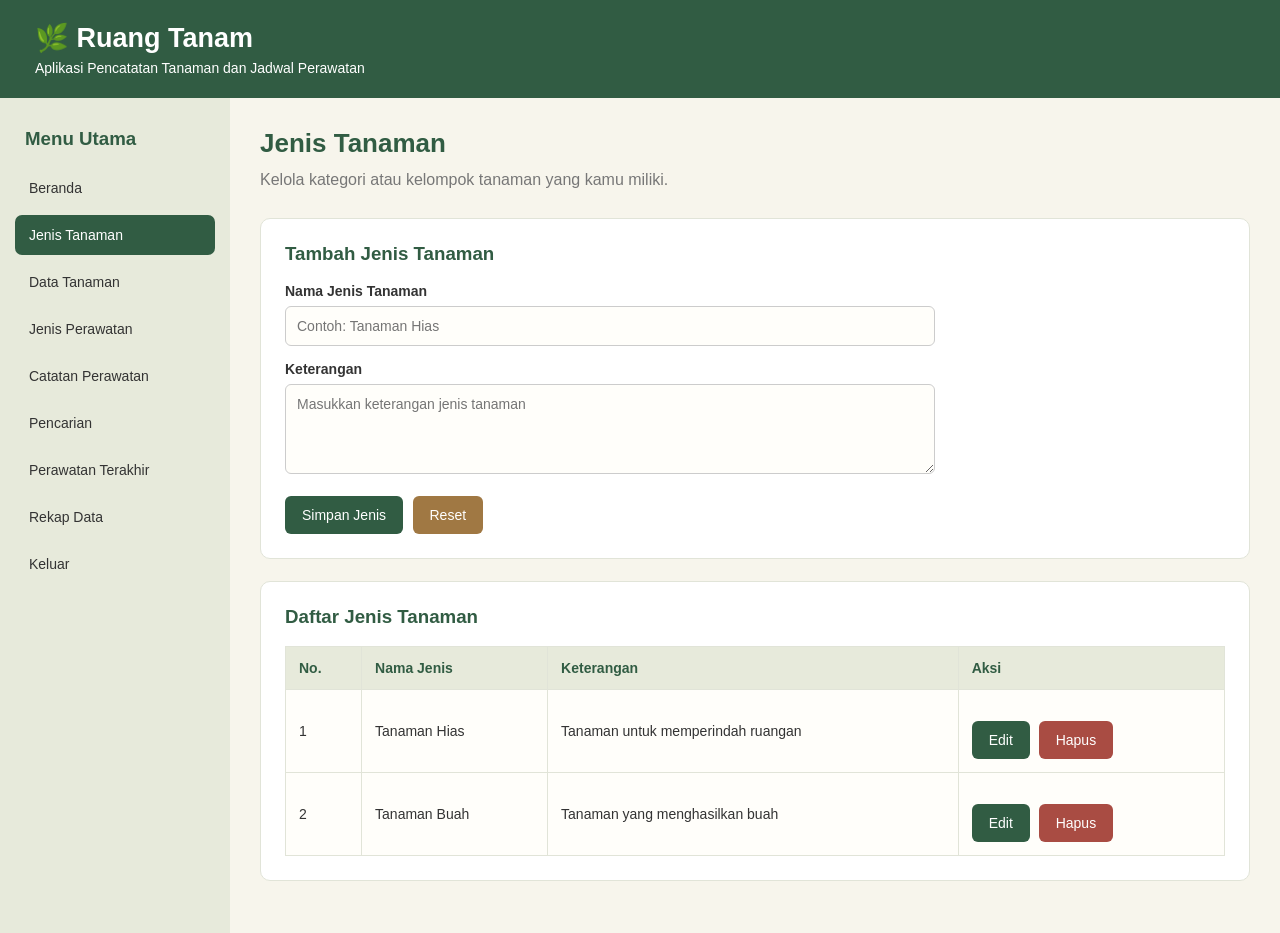
<file: index.html>
<!DOCTYPE html>
<html lang="id">
<head>
    <meta charset="UTF-8">
    <meta name="viewport" content="width=device-width, initial-scale=1.0">
    <title>Jenis Tanaman - Ruang Tanam</title>
    <link rel="stylesheet" href="style.css">
</head>
<body>
<header>
    <h1>🌿 Ruang Tanam</h1>
    <p>Aplikasi Pencatatan Tanaman dan Jadwal Perawatan</p>
</header>
<div class="layout">
    <aside class="sidebar">
        <h3>Menu Utama</h3>
        <a href="dashboard.html">Beranda</a>
        <a class="aktif" href="index.html">Jenis Tanaman</a>
        <a href="tanaman.html">Data Tanaman</a>
        <a href="jenis-perawatan.html">Jenis Perawatan</a>
        <a href="catatan-perawatan.html">Catatan Perawatan</a>
        <a href="pencarian.html">Pencarian</a>
        <a href="perawatan-terakhir.html">Perawatan Terakhir</a>
        <a href="rekap.html">Rekap Data</a>
        <a href="login.html">Keluar</a>
    </aside>
    <main>
        <h2 class="judul-halaman">Jenis Tanaman</h2>
        <p class="deskripsi">Kelola kategori atau kelompok tanaman yang kamu miliki.</p>
        <div class="panel">
            <h3>Tambah Jenis Tanaman</h3>
            <form>
                <label>Nama Jenis Tanaman</label>
                <input type="text" placeholder="Contoh: Tanaman Hias">
                <label>Keterangan</label>
                <textarea placeholder="Masukkan keterangan jenis tanaman"></textarea>
                <button type="button">Simpan Jenis</button>
                <button type="reset" class="tombol tombol-kuning">Reset</button>
            </form>
        </div>
        <div class="panel">
            <h3>Daftar Jenis Tanaman</h3>
            <table>
                <tr>
                    <th>No.</th>
                    <th>Nama Jenis</th>
                    <th>Keterangan</th>
                    <th>Aksi</th>
                </tr>
                <tr>
                    <td>1</td>
                    <td>Tanaman Hias</td>
                    <td>Tanaman untuk memperindah ruangan</td>
                    <td><button type="button">Edit</button> <button type="button" class="tombol-merah">Hapus</button></td>
                </tr>
                <tr>
                    <td>2</td>
                    <td>Tanaman Buah</td>
                    <td>Tanaman yang menghasilkan buah</td>
                    <td><button type="button">Edit</button> <button type="button" class="tombol-merah">Hapus</button></td>
                </tr>
            </table>
        </div>
    </main>
</div>
</body>
</html>
</file>
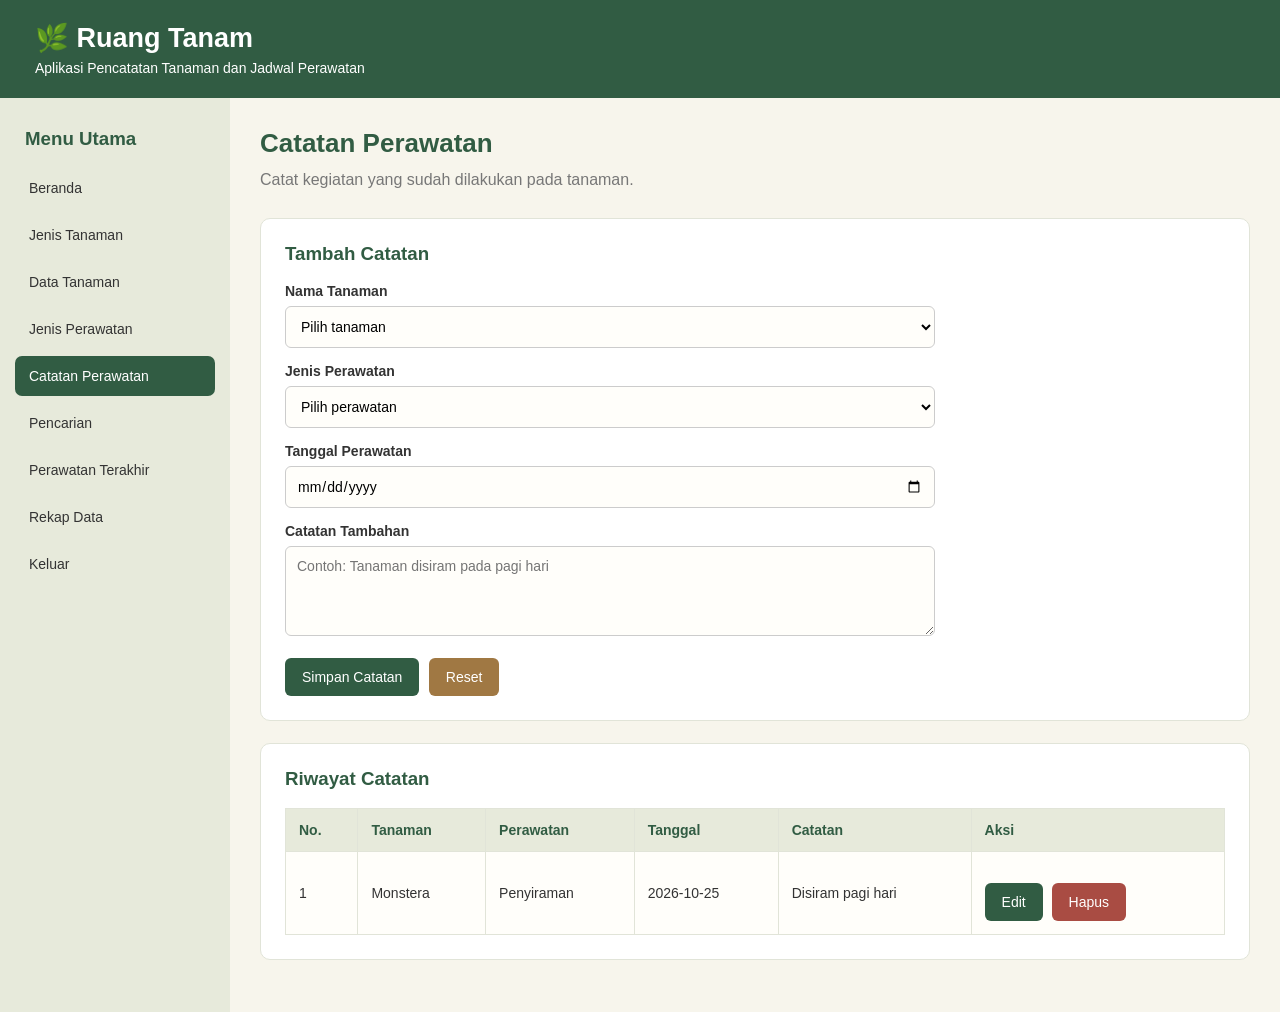
<file: catatan-perawatan.html>
<!DOCTYPE html>
<html lang="id">
<head>
    <meta charset="UTF-8">
    <meta name="viewport" content="width=device-width, initial-scale=1.0">
    <title>Catatan Perawatan - Ruang Tanam</title>
    <link rel="stylesheet" href="style.css">
</head>
<body>
<header>
    <h1>🌿 Ruang Tanam</h1>
    <p>Aplikasi Pencatatan Tanaman dan Jadwal Perawatan</p>
</header>
<div class="layout">
    <aside class="sidebar">
        <h3>Menu Utama</h3>
        <a href="dashboard.html">Beranda</a>
        <a href="index.html">Jenis Tanaman</a>
        <a href="tanaman.html">Data Tanaman</a>
        <a href="jenis-perawatan.html">Jenis Perawatan</a>
        <a class="aktif" href="catatan-perawatan.html">Catatan Perawatan</a>
        <a href="pencarian.html">Pencarian</a>
        <a href="perawatan-terakhir.html">Perawatan Terakhir</a>
        <a href="rekap.html">Rekap Data</a>
        <a href="login.html">Keluar</a>
    </aside>
    <main>
        <h2 class="judul-halaman">Catatan Perawatan</h2>
        <p class="deskripsi">Catat kegiatan yang sudah dilakukan pada tanaman.</p>
        <div class="panel">
            <h3>Tambah Catatan</h3>
            <form>
                <label>Nama Tanaman</label>
                <select>
                    <option value="">Pilih tanaman</option>
                    <option>Monstera</option>
                </select>
                <label>Jenis Perawatan</label>
                <select>
                    <option value="">Pilih perawatan</option>
                    <option>Penyiraman</option>
                    <option>Pemupukan</option>
                    <option>Pemangkasan</option>
                    <option>Penggantian Pot</option>
                </select>
                <label>Tanggal Perawatan</label>
                <input type="date">
                <label>Catatan Tambahan</label>
                <textarea placeholder="Contoh: Tanaman disiram pada pagi hari"></textarea>
                <button type="button">Simpan Catatan</button>
                <button type="reset" class="tombol tombol-kuning">Reset</button>
            </form>
        </div>
        <div class="panel">
            <h3>Riwayat Catatan</h3>
            <table>
                <tr>
                    <th>No.</th>
                    <th>Tanaman</th>
                    <th>Perawatan</th>
                    <th>Tanggal</th>
                    <th>Catatan</th>
                    <th>Aksi</th>
                </tr>
                <tr>
                    <td>1</td>
                    <td>Monstera</td>
                    <td>Penyiraman</td>
                    <td>2026-10-25</td>
                    <td>Disiram pagi hari</td>
                    <td><button type="button">Edit</button> <button type="button" class="tombol-merah">Hapus</button></td>
                </tr>
            </table>
        </div>
    </main>
</div>
</body>
</html>
</file>
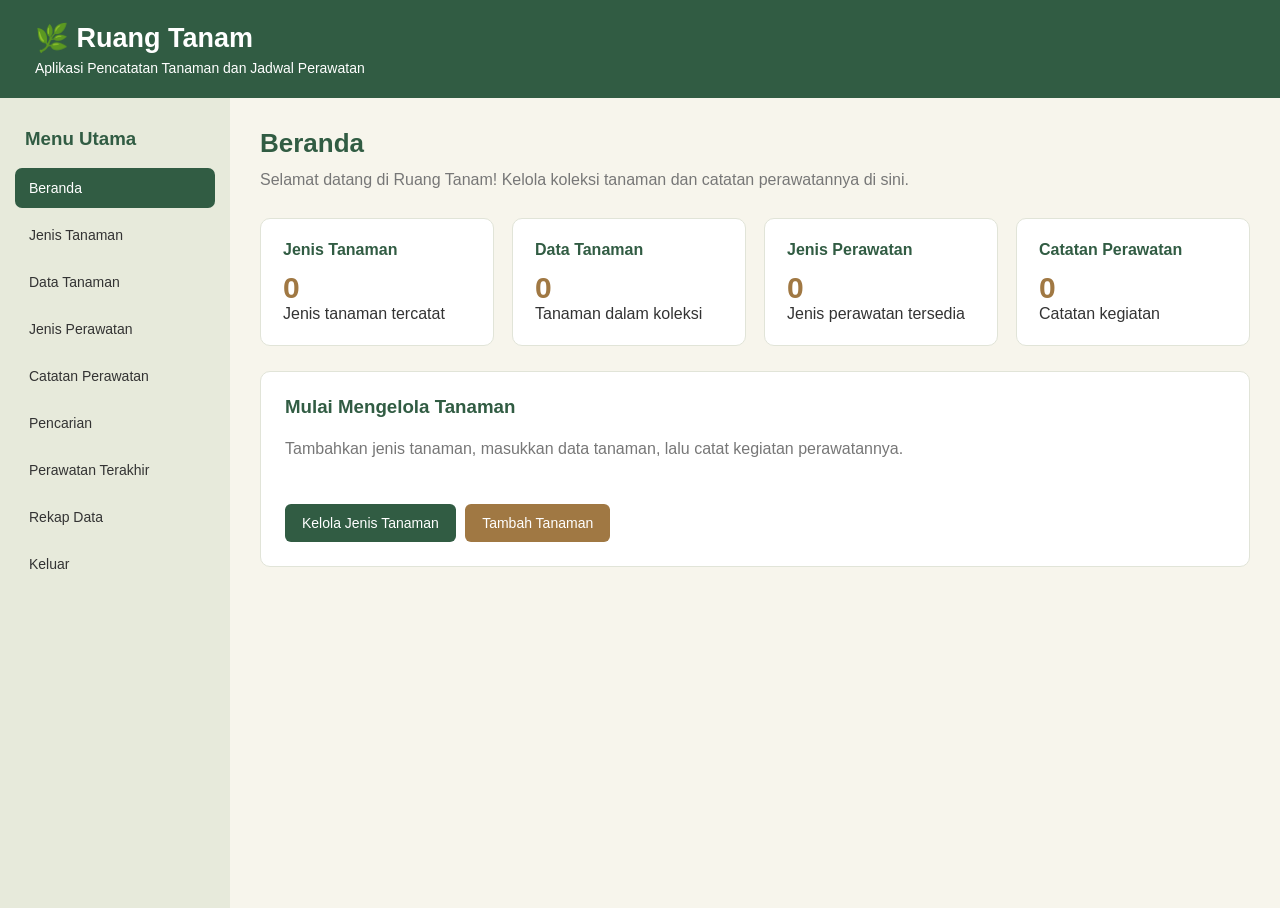
<file: dashboard.html>
<!DOCTYPE html>
<html lang="id">
<head>
    <meta charset="UTF-8">
    <meta name="viewport" content="width=device-width, initial-scale=1.0">
    <title>Beranda - Ruang Tanam</title>
    <link rel="stylesheet" href="style.css">
</head>
<body>
<header>
    <h1>🌿 Ruang Tanam</h1>
    <p>Aplikasi Pencatatan Tanaman dan Jadwal Perawatan</p>
</header>
<div class="layout">
    <aside class="sidebar">
        <h3>Menu Utama</h3>
        <a class="aktif" href="dashboard.html">Beranda</a>
        <a href="index.html">Jenis Tanaman</a>
        <a href="tanaman.html">Data Tanaman</a>
        <a href="jenis-perawatan.html">Jenis Perawatan</a>
        <a href="catatan-perawatan.html">Catatan Perawatan</a>
        <a href="pencarian.html">Pencarian</a>
        <a href="perawatan-terakhir.html">Perawatan Terakhir</a>
        <a href="rekap.html">Rekap Data</a>
        <a href="login.html">Keluar</a>
    </aside>
    <main>
        <h2 class="judul-halaman">Beranda</h2>
        <p class="deskripsi">Selamat datang di Ruang Tanam! Kelola koleksi tanaman dan catatan perawatannya di sini.</p>
        <div class="kartu-container">
            <div class="kartu">
                <h3>Jenis Tanaman</h3>
                <p class="angka">0</p>
                <p>Jenis tanaman tercatat</p>
            </div>
            <div class="kartu">
                <h3>Data Tanaman</h3>
                <p class="angka">0</p>
                <p>Tanaman dalam koleksi</p>
            </div>
            <div class="kartu">
                <h3>Jenis Perawatan</h3>
                <p class="angka">0</p>
                <p>Jenis perawatan tersedia</p>
            </div>
            <div class="kartu">
                <h3>Catatan Perawatan</h3>
                <p class="angka">0</p>
                <p>Catatan kegiatan</p>
            </div>
        </div>
        <div class="panel">
            <h3>Mulai Mengelola Tanaman</h3>
            <p class="deskripsi">Tambahkan jenis tanaman, masukkan data tanaman, lalu catat kegiatan perawatannya.</p>
            <a href="index.html" class="tombol">Kelola Jenis Tanaman</a>
            <a href="tanaman.html" class="tombol tombol-kuning">Tambah Tanaman</a>
        </div>
    </main>
</div>
</body>
</html>
</file>
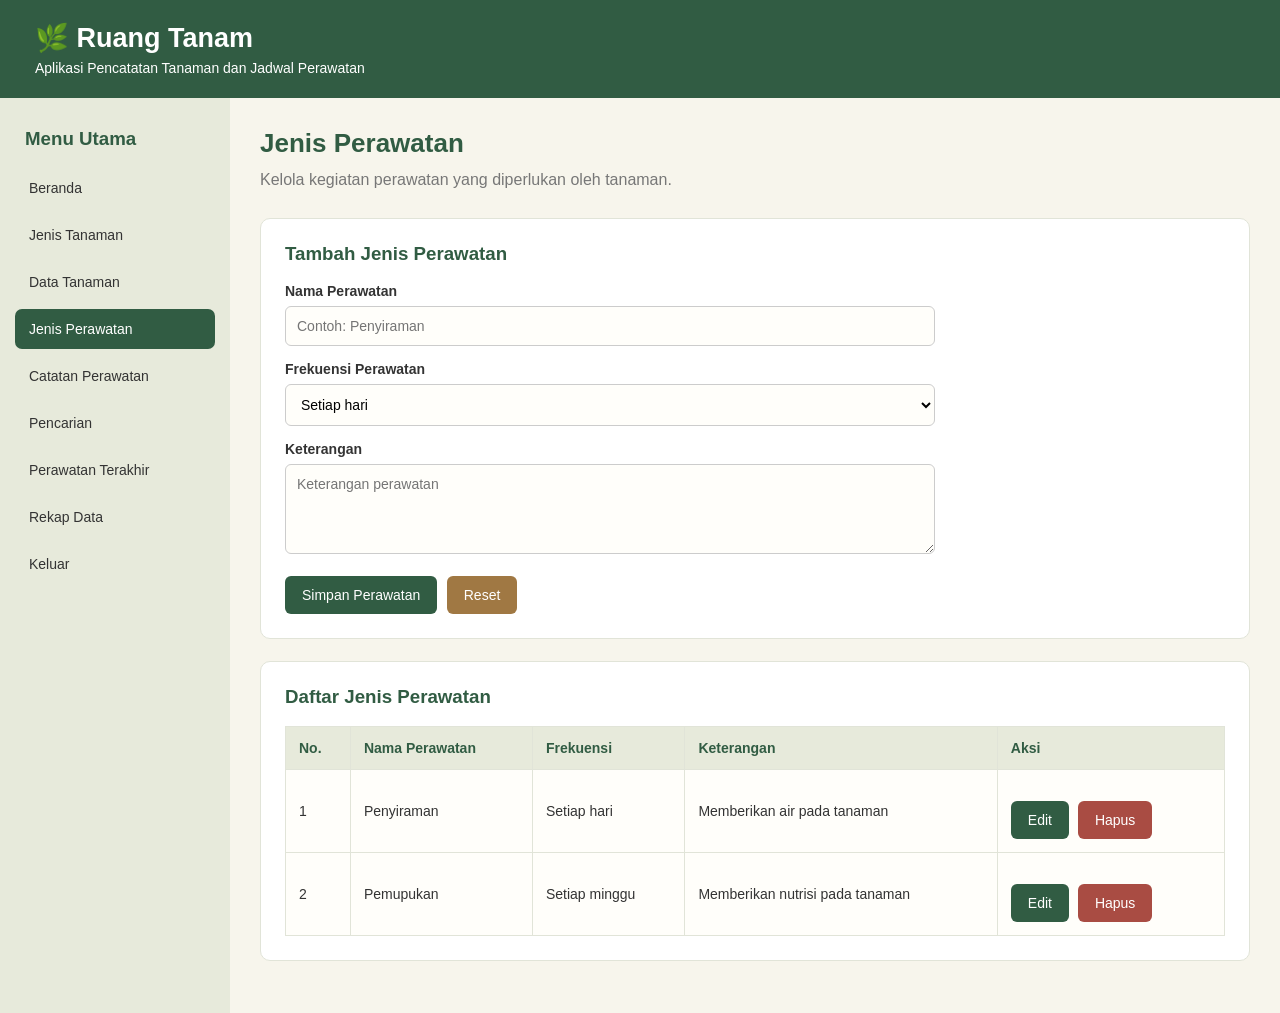
<file: jenis-perawatan.html>
<!DOCTYPE html>
<html lang="id">
<head>
    <meta charset="UTF-8">
    <meta name="viewport" content="width=device-width, initial-scale=1.0">
    <title>Jenis Perawatan - Ruang Tanam</title>
    <link rel="stylesheet" href="style.css">
</head>
<body>
<header>
    <h1>🌿 Ruang Tanam</h1>
    <p>Aplikasi Pencatatan Tanaman dan Jadwal Perawatan</p>
</header>
<div class="layout">
    <aside class="sidebar">
        <h3>Menu Utama</h3>
        <a href="dashboard.html">Beranda</a>
        <a href="index.html">Jenis Tanaman</a>
        <a href="tanaman.html">Data Tanaman</a>
        <a class="aktif" href="jenis-perawatan.html">Jenis Perawatan</a>
        <a href="catatan-perawatan.html">Catatan Perawatan</a>
        <a href="pencarian.html">Pencarian</a>
        <a href="perawatan-terakhir.html">Perawatan Terakhir</a>
        <a href="rekap.html">Rekap Data</a>
        <a href="login.html">Keluar</a>
    </aside>
    <main>
        <h2 class="judul-halaman">Jenis Perawatan</h2>
        <p class="deskripsi">Kelola kegiatan perawatan yang diperlukan oleh tanaman.</p>
        <div class="panel">
            <h3>Tambah Jenis Perawatan</h3>
            <form>
                <label>Nama Perawatan</label>
                <input type="text" placeholder="Contoh: Penyiraman">
                <label>Frekuensi Perawatan</label>
                <select>
                    <option>Setiap hari</option>
                    <option>Setiap 3 hari</option>
                    <option>Setiap minggu</option>
                    <option>Setiap bulan</option>
                </select>
                <label>Keterangan</label>
                <textarea placeholder="Keterangan perawatan"></textarea>
                <button type="button">Simpan Perawatan</button>
                <button type="reset" class="tombol tombol-kuning">Reset</button>
            </form>
        </div>
        <div class="panel">
            <h3>Daftar Jenis Perawatan</h3>
            <table>
                <tr>
                    <th>No.</th>
                    <th>Nama Perawatan</th>
                    <th>Frekuensi</th>
                    <th>Keterangan</th>
                    <th>Aksi</th>
                </tr>
                <tr>
                    <td>1</td>
                    <td>Penyiraman</td>
                    <td>Setiap hari</td>
                    <td>Memberikan air pada tanaman</td>
                    <td><button type="button">Edit</button> <button type="button" class="tombol-merah">Hapus</button></td>
                </tr>
                <tr>
                    <td>2</td>
                    <td>Pemupukan</td>
                    <td>Setiap minggu</td>
                    <td>Memberikan nutrisi pada tanaman</td>
                    <td><button type="button">Edit</button> <button type="button" class="tombol-merah">Hapus</button></td>
                </tr>
            </table>
        </div>
    </main>
</div>
</body>
</html>
</file>
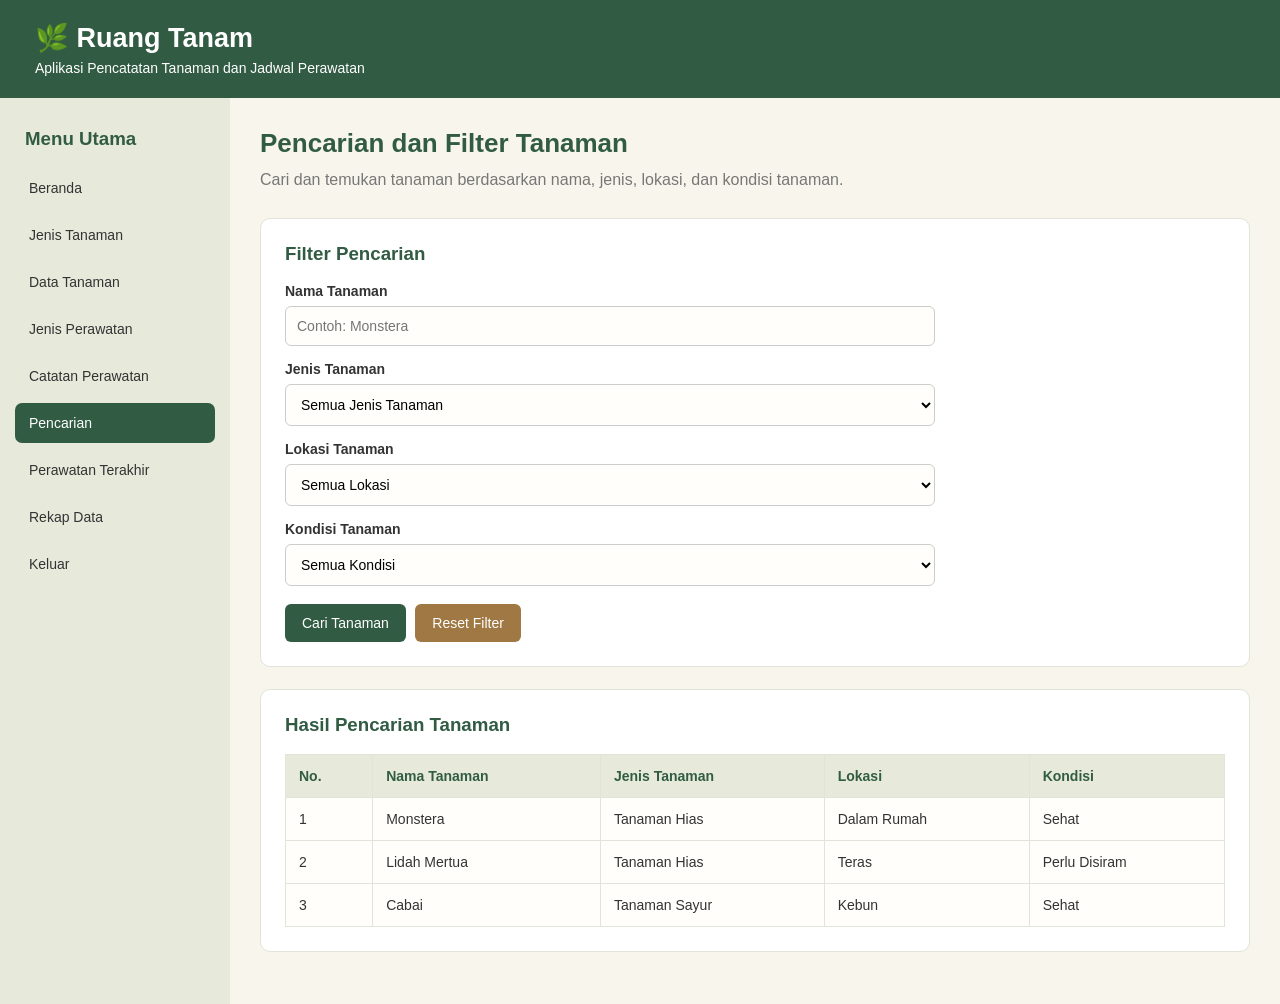
<file: pencarian.html>
<!DOCTYPE html>
<html lang="id">
<head>
    <meta charset="UTF-8">
    <meta name="viewport" content="width=device-width, initial-scale=1.0">
    <title>Pencarian Tanaman - Ruang Tanam</title>
    <link rel="stylesheet" href="style.css">
</head>
<body>
<header>
    <h1>🌿 Ruang Tanam</h1>
    <p>Aplikasi Pencatatan Tanaman dan Jadwal Perawatan</p>
</header>

<div class="layout">
    <aside class="sidebar">
        <h3>Menu Utama</h3>
        <a href="dashboard.html">Beranda</a>
        <a href="index.html">Jenis Tanaman</a>
        <a href="tanaman.html">Data Tanaman</a>
        <a href="jenis-perawatan.html">Jenis Perawatan</a>
        <a href="catatan-perawatan.html">Catatan Perawatan</a>
        <a class="aktif" href="pencarian.html">Pencarian</a>
        <a href="perawatan-terakhir.html">Perawatan Terakhir</a>
        <a href="rekap.html">Rekap Data</a>
        <a href="login.html">Keluar</a>
    </aside>

    <main>
        <h2 class="judul-halaman">Pencarian dan Filter Tanaman</h2>
        <p class="deskripsi">Cari dan temukan tanaman berdasarkan nama, jenis, lokasi, dan kondisi tanaman.</p>

        <div class="panel">
            <h3>Filter Pencarian</h3>
            <form>
                <label>Nama Tanaman</label>
                <input type="text" placeholder="Contoh: Monstera">

                <label>Jenis Tanaman</label>
                <select>
                    <option value="">Semua Jenis Tanaman</option>
                    <option>Tanaman Hias</option>
                    <option>Tanaman Buah</option>
                    <option>Tanaman Sayur</option>
                    <option>Tanaman Obat</option>
                </select>

                <label>Lokasi Tanaman</label>
                <select>
                    <option value="">Semua Lokasi</option>
                    <option>Dalam Rumah</option>
                    <option>Teras</option>
                    <option>Halaman</option>
                    <option>Kebun</option>
                    <option>Balkon</option>
                </select>

                <label>Kondisi Tanaman</label>
                <select>
                    <option value="">Semua Kondisi</option>
                    <option>Sehat</option>
                    <option>Perlu Disiram</option>
                    <option>Perlu Pupuk</option>
                    <option>Layu</option>
                    <option>Sakit</option>
                </select>

                <button type="button">Cari Tanaman</button>
                <button type="reset" class="tombol tombol-kuning">Reset Filter</button>
            </form>
        </div>

        <div class="panel">
            <h3>Hasil Pencarian Tanaman</h3>
            <table>
                <tr>
                    <th>No.</th>
                    <th>Nama Tanaman</th>
                    <th>Jenis Tanaman</th>
                    <th>Lokasi</th>
                    <th>Kondisi</th>
                </tr>
                <tr>
                    <td>1</td>
                    <td>Monstera</td>
                    <td>Tanaman Hias</td>
                    <td>Dalam Rumah</td>
                    <td>Sehat</td>
                </tr>
                <tr>
                    <td>2</td>
                    <td>Lidah Mertua</td>
                    <td>Tanaman Hias</td>
                    <td>Teras</td>
                    <td>Perlu Disiram</td>
                </tr>
                <tr>
                    <td>3</td>
                    <td>Cabai</td>
                    <td>Tanaman Sayur</td>
                    <td>Kebun</td>
                    <td>Sehat</td>
                </tr>
            </table>
        </div>
    </main>
</div>
</body>
</html>
</file>
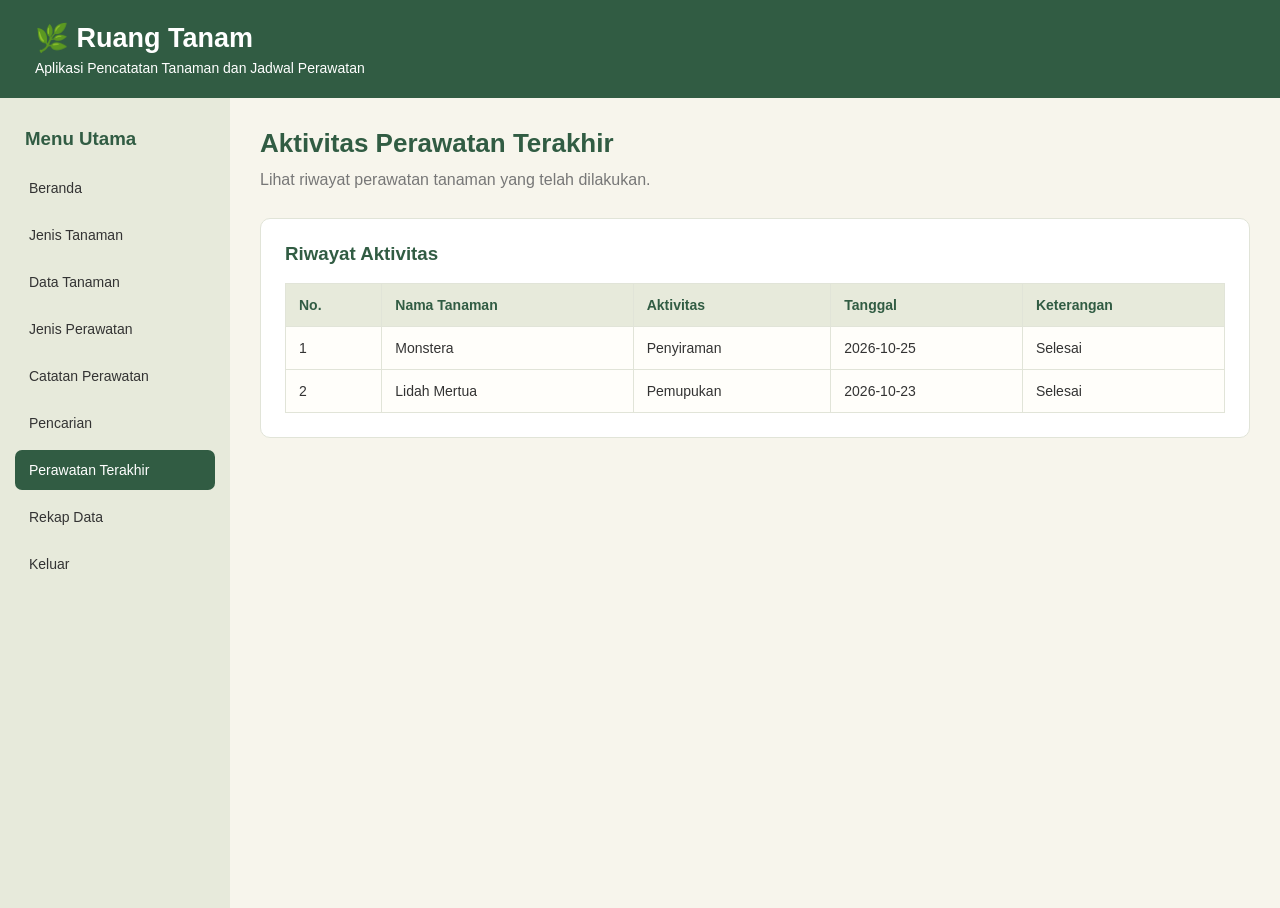
<file: perawatan-terakhir.html>
<!DOCTYPE html>
<html lang="id">
<head>
    <meta charset="UTF-8">
    <meta name="viewport" content="width=device-width, initial-scale=1.0">
    <title>Perawatan Terakhir - Ruang Tanam</title>
    <link rel="stylesheet" href="style.css">
</head>
<body>
<header>
    <h1>🌿 Ruang Tanam</h1>
    <p>Aplikasi Pencatatan Tanaman dan Jadwal Perawatan</p>
</header>
<div class="layout">
    <aside class="sidebar">
        <h3>Menu Utama</h3>
        <a href="dashboard.html">Beranda</a>
        <a href="index.html">Jenis Tanaman</a>
        <a href="tanaman.html">Data Tanaman</a>
        <a href="jenis-perawatan.html">Jenis Perawatan</a>
        <a href="catatan-perawatan.html">Catatan Perawatan</a>
        <a href="pencarian.html">Pencarian</a>
        <a class="aktif" href="perawatan-terakhir.html">Perawatan Terakhir</a>
        <a href="rekap.html">Rekap Data</a>
        <a href="login.html">Keluar</a>
    </aside>
    <main>
        <h2 class="judul-halaman">Aktivitas Perawatan Terakhir</h2>
        <p class="deskripsi">Lihat riwayat perawatan tanaman yang telah dilakukan.</p>
        <div class="panel">
            <h3>Riwayat Aktivitas</h3>
            <table>
                <tr>
                    <th>No.</th>
                    <th>Nama Tanaman</th>
                    <th>Aktivitas</th>
                    <th>Tanggal</th>
                    <th>Keterangan</th>
                </tr>
                <tr>
                    <td>1</td>
                    <td>Monstera</td>
                    <td>Penyiraman</td>
                    <td>2026-10-25</td>
                    <td>Selesai</td>
                </tr>
                <tr>
                    <td>2</td>
                    <td>Lidah Mertua</td>
                    <td>Pemupukan</td>
                    <td>2026-10-23</td>
                    <td>Selesai</td>
                </tr>
            </table>
        </div>
    </main>
</div>
</body>
</html>
</file>
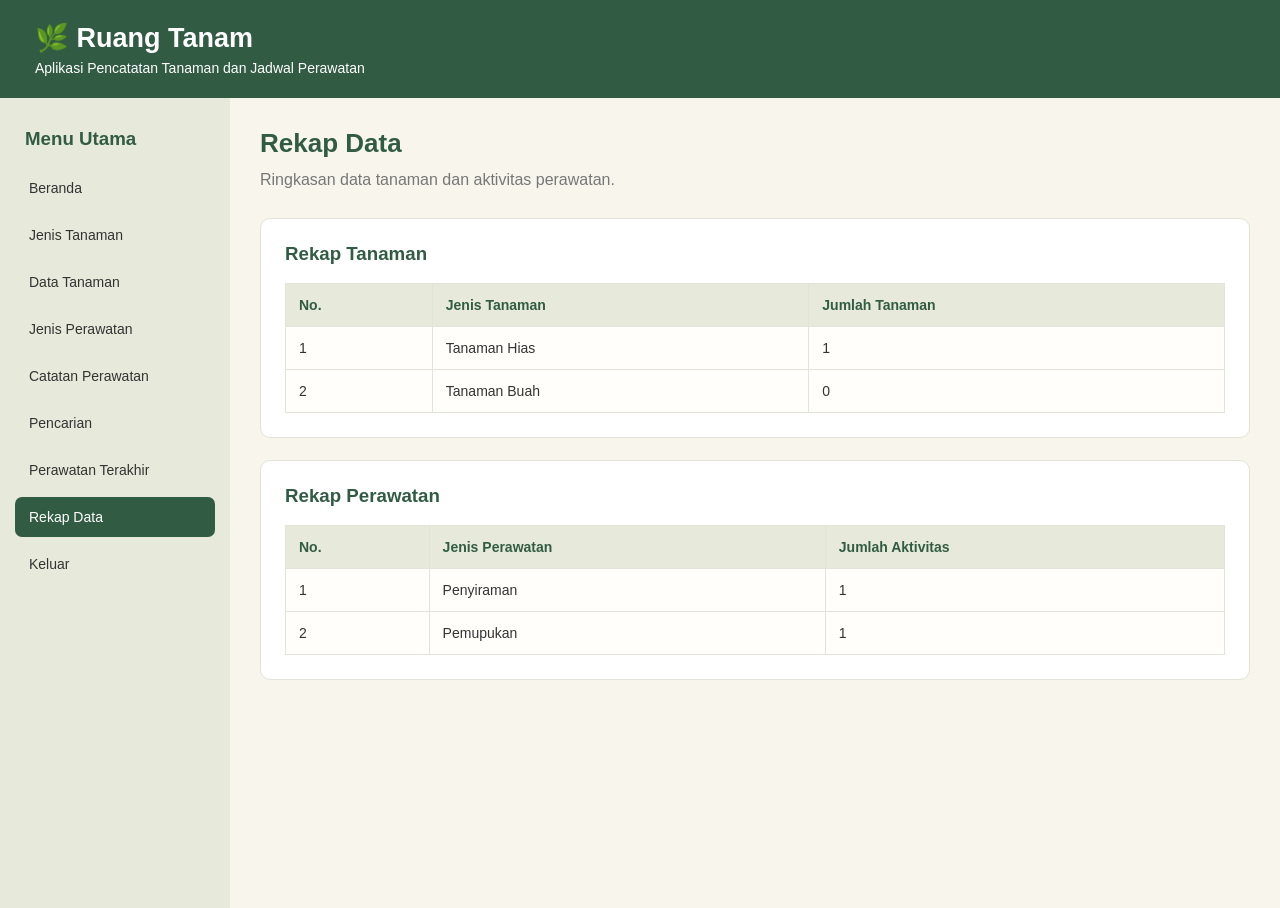
<file: rekap.html>
<!DOCTYPE html>
<html lang="id">
<head>
    <meta charset="UTF-8">
    <meta name="viewport" content="width=device-width, initial-scale=1.0">
    <title>Rekap Data - Ruang Tanam</title>
    <link rel="stylesheet" href="style.css">
</head>
<body>
<header>
    <h1>🌿 Ruang Tanam</h1>
    <p>Aplikasi Pencatatan Tanaman dan Jadwal Perawatan</p>
</header>
<div class="layout">
    <aside class="sidebar">
        <h3>Menu Utama</h3>
        <a href="dashboard.html">Beranda</a>
        <a href="index.html">Jenis Tanaman</a>
        <a href="tanaman.html">Data Tanaman</a>
        <a href="jenis-perawatan.html">Jenis Perawatan</a>
        <a href="catatan-perawatan.html">Catatan Perawatan</a>
        <a href="pencarian.html">Pencarian</a>
        <a href="perawatan-terakhir.html">Perawatan Terakhir</a>
        <a class="aktif" href="rekap.html">Rekap Data</a>
        <a href="login.html">Keluar</a>
    </aside>
    <main>
        <h2 class="judul-halaman">Rekap Data</h2>
        <p class="deskripsi">Ringkasan data tanaman dan aktivitas perawatan.</p>
        <div class="panel">
            <h3>Rekap Tanaman</h3>
            <table>
                <tr>
                    <th>No.</th>
                    <th>Jenis Tanaman</th>
                    <th>Jumlah Tanaman</th>
                </tr>
                <tr>
                    <td>1</td>
                    <td>Tanaman Hias</td>
                    <td>1</td>
                </tr>
                <tr>
                    <td>2</td>
                    <td>Tanaman Buah</td>
                    <td>0</td>
                </tr>
            </table>
        </div>
        <div class="panel">
            <h3>Rekap Perawatan</h3>
            <table>
                <tr>
                    <th>No.</th>
                    <th>Jenis Perawatan</th>
                    <th>Jumlah Aktivitas</th>
                </tr>
                <tr>
                    <td>1</td>
                    <td>Penyiraman</td>
                    <td>1</td>
                </tr>
                <tr>
                    <td>2</td>
                    <td>Pemupukan</td>
                    <td>1</td>
                </tr>
            </table>
        </div>
    </main>
</div>
</body>
</html>
</file>
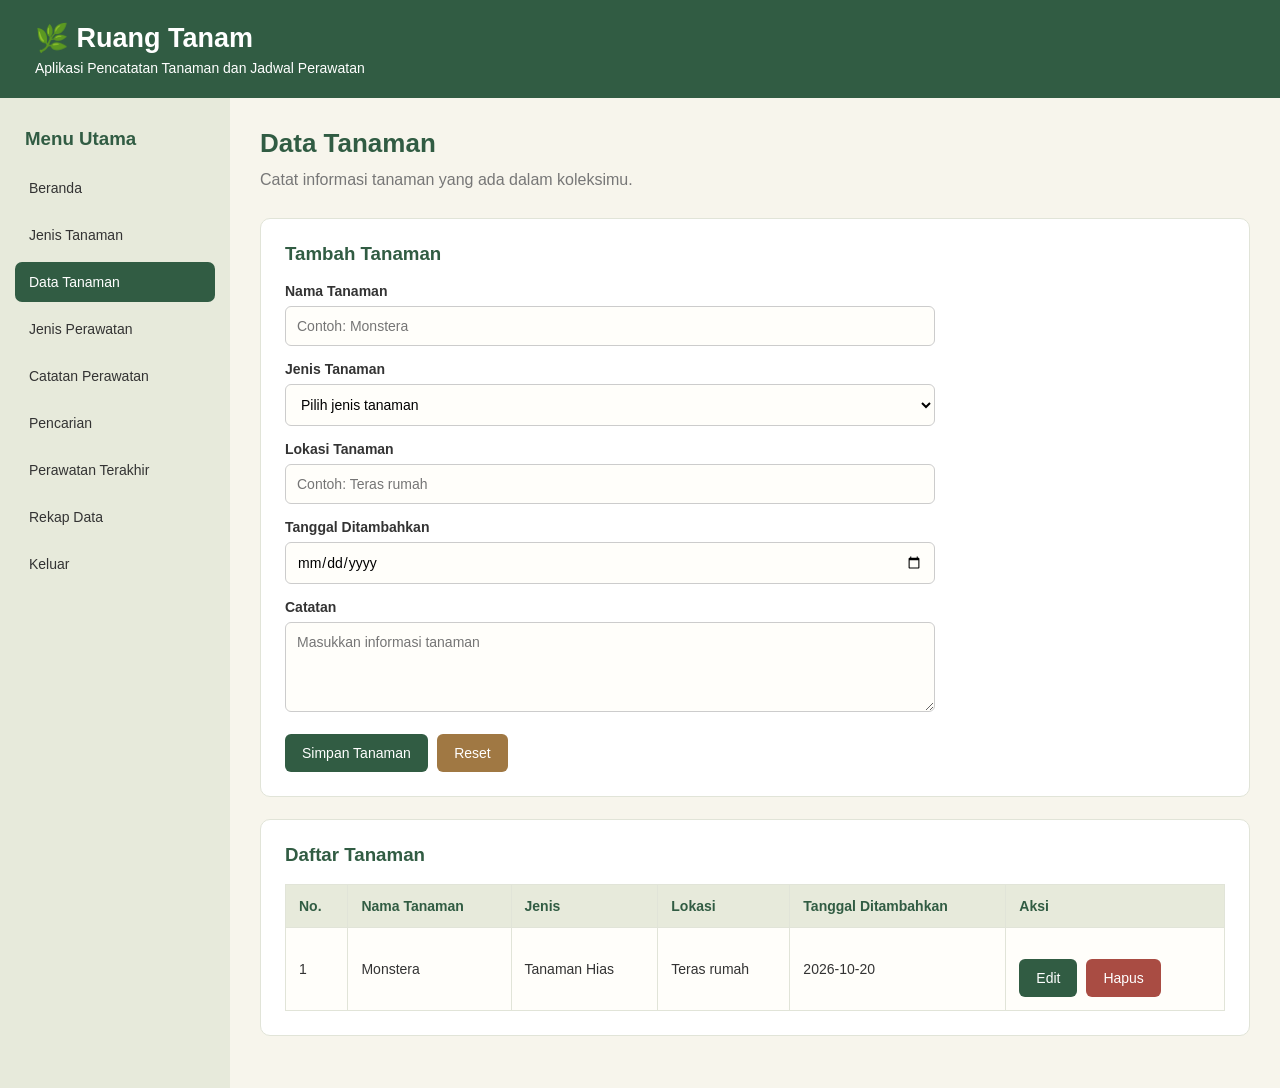
<file: tanaman.html>
<!DOCTYPE html>
<html lang="id">
<head>
    <meta charset="UTF-8">
    <meta name="viewport" content="width=device-width, initial-scale=1.0">
    <title>Data Tanaman - Ruang Tanam</title>
    <link rel="stylesheet" href="style.css">
</head>
<body>
<header>
    <h1>🌿 Ruang Tanam</h1>
    <p>Aplikasi Pencatatan Tanaman dan Jadwal Perawatan</p>
</header>
<div class="layout">
    <aside class="sidebar">
        <h3>Menu Utama</h3>
        <a href="dashboard.html">Beranda</a>
        <a href="index.html">Jenis Tanaman</a>
        <a class="aktif" href="tanaman.html">Data Tanaman</a>
        <a href="jenis-perawatan.html">Jenis Perawatan</a>
        <a href="catatan-perawatan.html">Catatan Perawatan</a>
        <a href="pencarian.html">Pencarian</a>
        <a href="perawatan-terakhir.html">Perawatan Terakhir</a>
        <a href="rekap.html">Rekap Data</a>
        <a href="login.html">Keluar</a>
    </aside>
    <main>
        <h2 class="judul-halaman">Data Tanaman</h2>
        <p class="deskripsi">Catat informasi tanaman yang ada dalam koleksimu.</p>
        <div class="panel">
            <h3>Tambah Tanaman</h3>
            <form>
                <label>Nama Tanaman</label>
                <input type="text" placeholder="Contoh: Monstera">
                <label>Jenis Tanaman</label>
                <select>
                    <option value="">Pilih jenis tanaman</option>
                    <option>Tanaman Hias</option>
                    <option>Tanaman Buah</option>
                    <option>Tanaman Sayur</option>
                </select>
                <label>Lokasi Tanaman</label>
                <input type="text" placeholder="Contoh: Teras rumah">
                <label>Tanggal Ditambahkan</label>
                <input type="date">
                <label>Catatan</label>
                <textarea placeholder="Masukkan informasi tanaman"></textarea>
                <button type="button">Simpan Tanaman</button>
                <button type="reset" class="tombol tombol-kuning">Reset</button>
            </form>
        </div>
        <div class="panel">
            <h3>Daftar Tanaman</h3>
            <table>
                <tr>
                    <th>No.</th>
                    <th>Nama Tanaman</th>
                    <th>Jenis</th>
                    <th>Lokasi</th>
                    <th>Tanggal Ditambahkan</th>
                    <th>Aksi</th>
                </tr>
                <tr>
                    <td>1</td>
                    <td>Monstera</td>
                    <td>Tanaman Hias</td>
                    <td>Teras rumah</td>
                    <td>2026-10-20</td>
                    <td><button type="button">Edit</button> <button type="button" class="tombol-merah">Hapus</button></td>
                </tr>
            </table>
        </div>
    </main>
</div>
</body>
</html>
</file>
<file: style.css>
* {
    margin: 0;
    padding: 0;
    box-sizing: border-box;
}

body {
    font-family: Arial, sans-serif;
    background-color: #f7f5ec;
    color: #333333;
}

header {
    background-color: #315c43;
    color: white;
    padding: 22px 35px;
}

header h1 {
    font-size: 27px;
    margin-bottom: 6px;
}

header p {
    font-size: 14px;
}

.layout {
    display: flex;
    min-height: calc(100vh - 90px);
}

.sidebar {
    width: 230px;
    background-color: #e7eadb;
    padding: 25px 15px;
    flex-shrink: 0;
}

.sidebar h3 {
    color: #315c43;
    margin: 5px 10px 18px;
}

.sidebar a {
    display: block;
    text-decoration: none;
    color: #333333;
    padding: 12px 14px;
    margin-bottom: 7px;
    border-radius: 7px;
    font-size: 14px;
}

.sidebar a:hover {
    background-color: #cbd8c3;
    color: #23432f;
}

.sidebar a.aktif {
    background-color: #315c43;
    color: white;
}

main {
    flex: 1;
    padding: 30px;
    min-width: 0;
}

.judul-halaman {
    color: #315c43;
    margin-bottom: 8px;
    font-size: 26px;
}

.deskripsi {
    color: #777777;
    margin-bottom: 25px;
    line-height: 1.6;
}

.kartu-container {
    display: flex;
    flex-wrap: wrap;
    gap: 18px;
    margin-bottom: 25px;
}

.kartu {
    background-color: white;
    border: 1px solid #e1e4d8;
    border-radius: 10px;
    padding: 22px;
    flex: 1;
    min-width: 180px;
}

.kartu h3 {
    color: #315c43;
    font-size: 16px;
    margin-bottom: 12px;
}

.angka {
    font-size: 30px;
    font-weight: bold;
    color: #a07843;
}

.panel {
    background-color: white;
    padding: 24px;
    border: 1px solid #e1e4d8;
    border-radius: 10px;
    margin-bottom: 22px;
}

.panel h3 {
    color: #315c43;
    margin-bottom: 18px;
}

form {
    max-width: 650px;
}

label {
    display: block;
    margin-top: 15px;
    margin-bottom: 7px;
    font-weight: bold;
    font-size: 14px;
}

input,
select,
textarea {
    width: 100%;
    padding: 11px;
    border: 1px solid #cccccc;
    border-radius: 6px;
    background-color: #fffefa;
    font-family: Arial, sans-serif;
    font-size: 14px;
}

textarea {
    min-height: 90px;
    resize: vertical;
}

button,
.tombol {
    display: inline-block;
    background-color: #315c43;
    color: white;
    border: none;
    padding: 11px 17px;
    border-radius: 6px;
    text-decoration: none;
    font-size: 14px;
    cursor: pointer;
    margin-top: 18px;
    margin-right: 5px;
}

.tombol-kuning {
    background-color: #a07843;
}

.tombol-merah {
    background-color: #a94c43;
}

button:hover,
.tombol:hover {
    opacity: 0.85;
}

table {
    width: 100%;
    border-collapse: collapse;
    margin-top: 15px;
    background-color: white;
}

th,
td {
    padding: 13px;
    border: 1px solid #e1e4d8;
    text-align: left;
    font-size: 14px;
}

th {
    background-color: #e7eadb;
    color: #315c43;
}

td {
    background-color: #fffefa;
}

.info {
    background-color: #f0eadb;
    border-left: 4px solid #a07843;
    padding: 14px;
    margin-bottom: 20px;
    line-height: 1.6;
    font-size: 14px;
}

.login-body {
    min-height: 100vh;
    display: flex;
    justify-content: center;
    align-items: center;
    padding: 20px;
    background-color: #e7eadb;
}

.login-box {
    width: 100%;
    max-width: 420px;
    background-color: white;
    border-radius: 12px;
    padding: 35px;
    box-shadow: 0 5px 20px rgba(0, 0, 0, 0.08);
}

.login-box h1 {
    color: #315c43;
    text-align: center;
    margin-bottom: 10px;
}

.login-box p {
    text-align: center;
    color: #777777;
    margin-bottom: 20px;
    line-height: 1.5;
}

.login-box .tombol {
    display: block;
    text-align: center;
    margin-top: 22px;
}

footer {
    text-align: center;
    padding: 18px;
    color: #777777;
    font-size: 13px;
}

@media screen and (max-width: 750px) {
    .layout {
        flex-direction: column;
    }

    .sidebar {
        width: 100%;
    }

    .sidebar a {
        display: inline-block;
        margin: 3px;
    }

    main {
        padding: 18px;
    }

    header {
        padding: 20px;
    }

    .panel {
        padding: 15px;
        overflow-x: auto;
    }

    table {
        min-width: 500px;
    }
}
</file>
